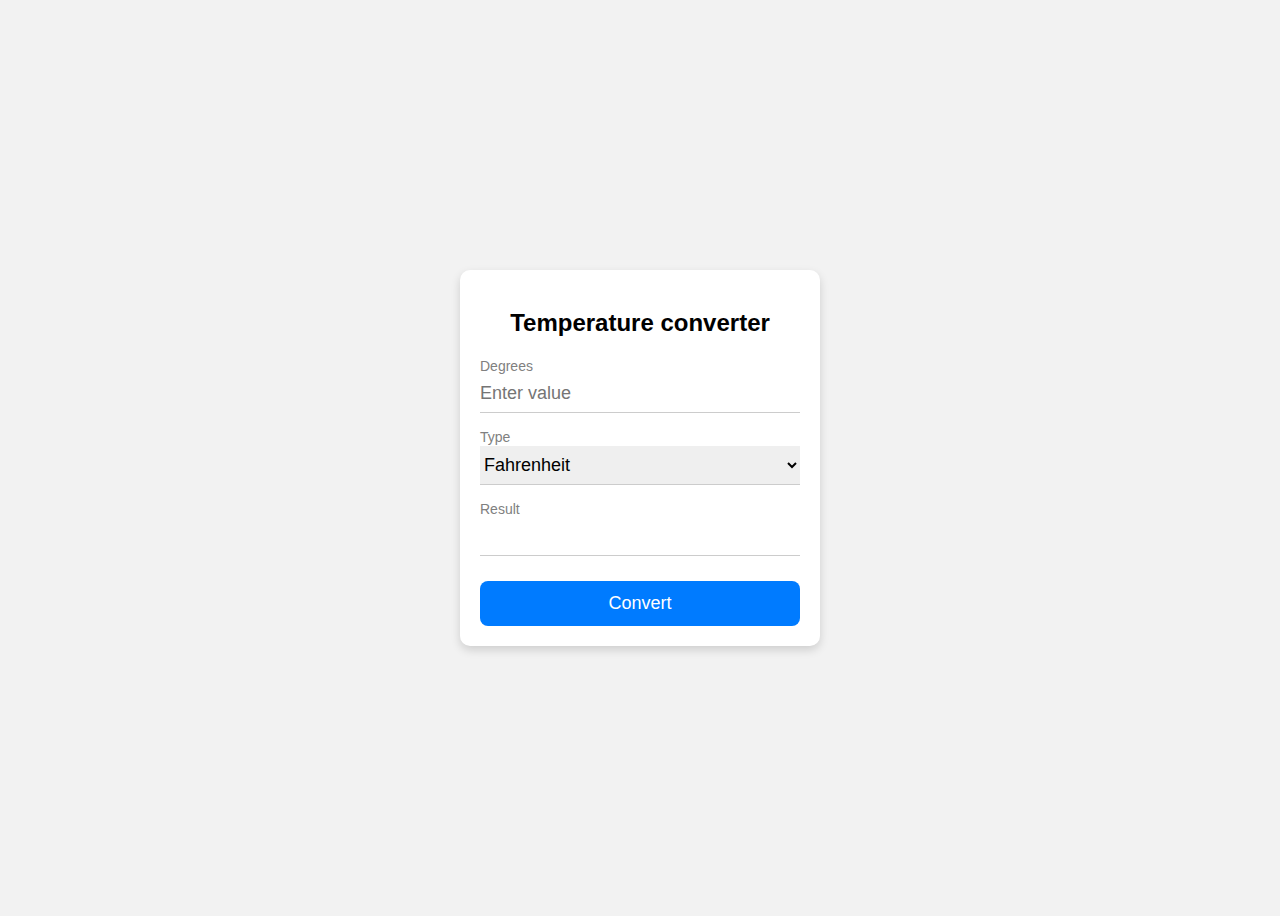
<file: Level 1/Task 3 Temperature/index.html>
<!DOCTYPE html>
<html lang="en">
<head>
    <meta charset="UTF-8">
    <title>Temperature Converter</title>
    <link rel="stylesheet" href="style.css">
</head>
<body>

<div class="card">
    <h2>Temperature converter</h2>

    <div class="field">
        <label>Degrees</label>
        <input type="text" id="degrees" placeholder="Enter value">
    </div>

    <div class="field">
        <label>Type</label>
        <select id="type">
            <option value="fahrenheit">Fahrenheit</option>
            <option value="celsius">Celsius</option>
            <option value="kelvin">Kelvin</option>
        </select>
    </div>

    <div class="field">
        <label>Result</label>
        <input type="text" id="result" readonly>
    </div>

    <button onclick="convertTemp()">Convert</button>
</div>

<script src="script.js"></script>
</body>
</html>
</file>
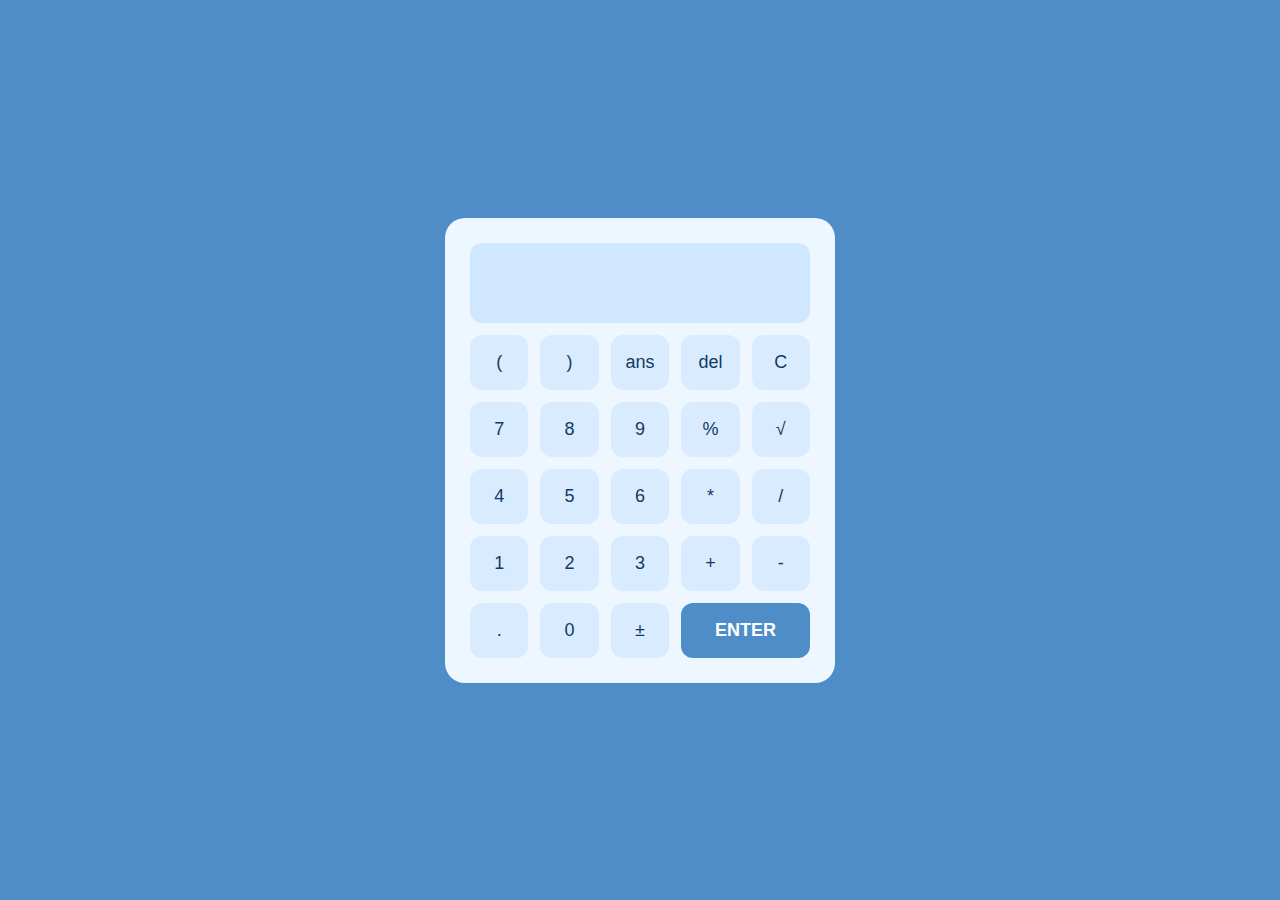
<file: Level 2/Task 1 Calculator/index.html>
<!DOCTYPE html>
<html lang="en">
<head>
    <meta charset="UTF-8">
    <title>Calculator</title>
    <link rel="stylesheet" href="style.css">
</head>
<body>

<div class="calculator">

    <!-- Display Screen -->
    <input type="text" id="display" disabled>

    <!-- Row 1 -->
    <button>(</button>
    <button>)</button>
    <button>ans</button>
    <button>del</button>
    <button>C</button>

    <!-- Row 2 -->
    <button>7</button>
    <button>8</button>
    <button>9</button>
    <button>%</button>
    <button>√</button>

    <!-- Row 3 -->
    <button>4</button>
    <button>5</button>
    <button>6</button>
    <button>*</button>
    <button>/</button>

    <!-- Row 4 -->
    <button>1</button>
    <button>2</button>
    <button>3</button>
    <button>+</button>
    <button>-</button>

    <!-- Row 5 -->
    <button>.</button>
    <button>0</button>
    <button>±</button>
    <button class="enter">ENTER</button>

</div>

<script src="script.js"></script>
</body>
</html>
</file>
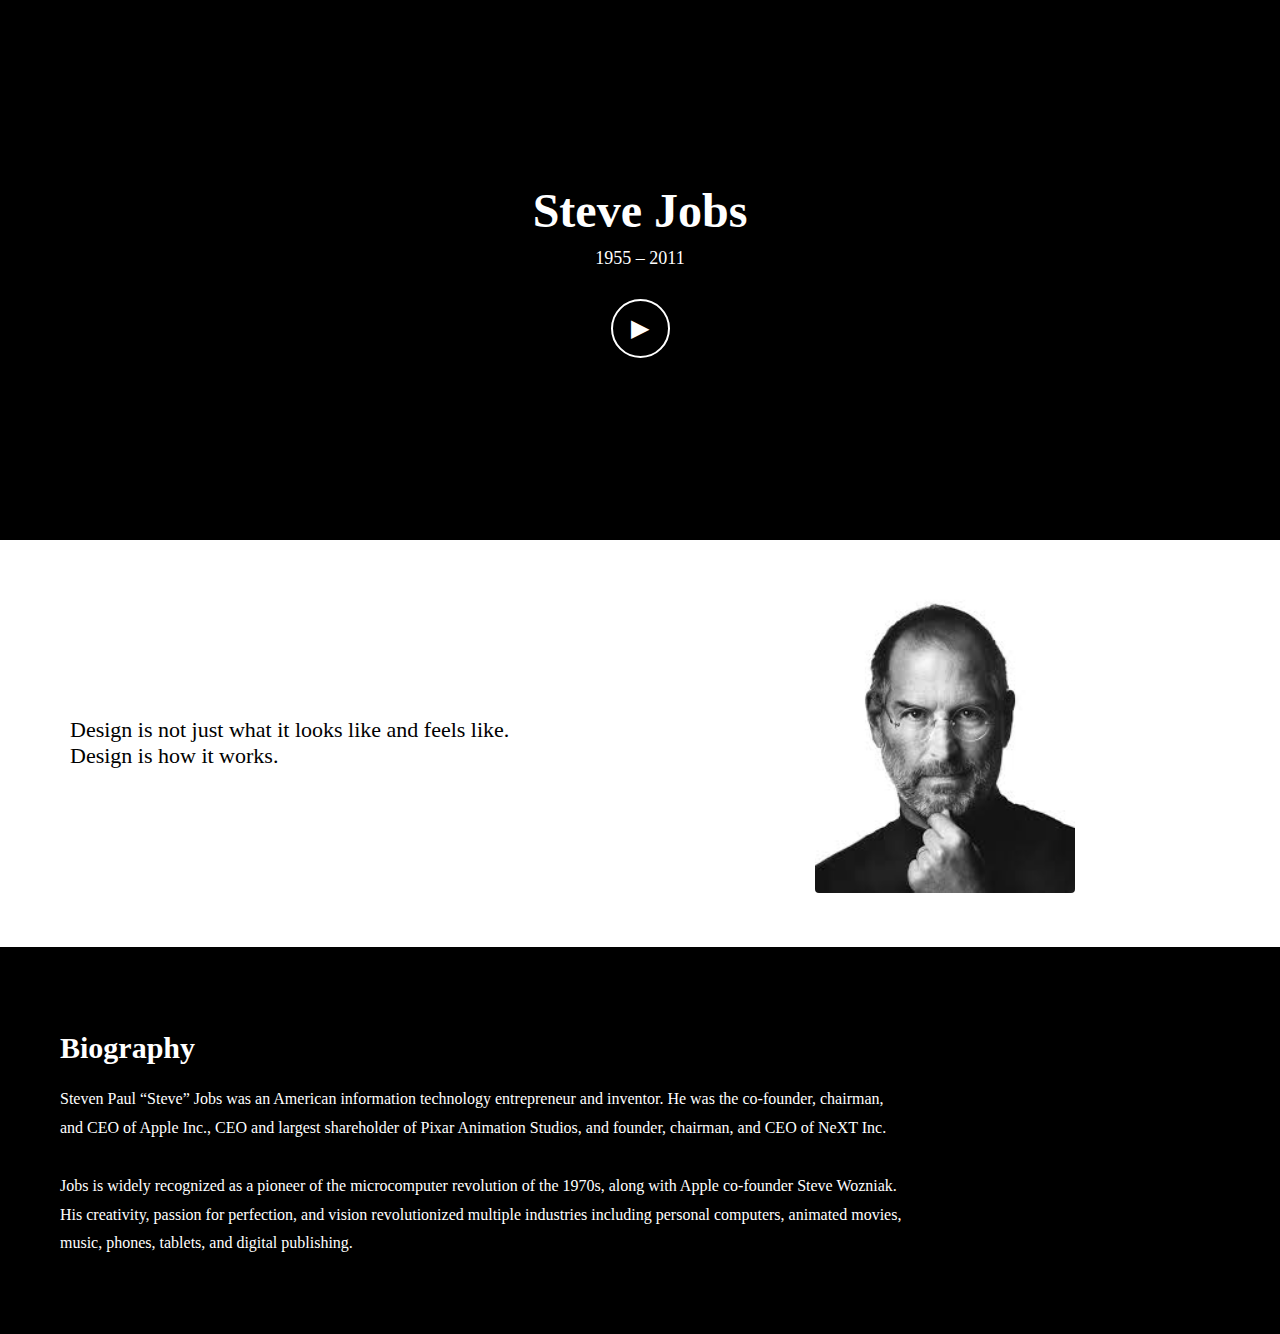
<file: Level 2/Task 2 Tribute Page/index.html>
<!DOCTYPE html>
<html lang="en">
<head>
    <meta charset="UTF-8">
    <title>Steve Jobs Tribute</title>
    <link rel="stylesheet" href="style.css">
</head>
<body>

<!-- HERO SECTION -->
<section class="hero">
    <h1>Steve Jobs</h1>
    <p>1955 – 2011</p>
    <div class="play-btn">▶</div>
</section>

<!-- QUOTE + IMAGE SECTION -->
<section class="quote-section">
    <div class="quote-text">
        <p>
            Design is not just what it looks like and feels like.<br>
            Design is how it works.
        </p>
    </div>

    <div class="quote-image">
        <img src="steve-jobs.jpg" alt="Steve Jobs">
    </div>
</section>

<!-- BIOGRAPHY SECTION -->
<section class="bio">
    <h2>Biography</h2>
    <p>
        Steven Paul “Steve” Jobs was an American information technology entrepreneur
        and inventor. He was the co-founder, chairman, and CEO of Apple Inc., CEO and
        largest shareholder of Pixar Animation Studios, and founder, chairman, and CEO
        of NeXT Inc.
        <br><br>
        Jobs is widely recognized as a pioneer of the microcomputer revolution of the
        1970s, along with Apple co-founder Steve Wozniak. His creativity, passion for
        perfection, and vision revolutionized multiple industries including personal
        computers, animated movies, music, phones, tablets, and digital publishing.
    </p>
</section>

</body>
</html>
</file>
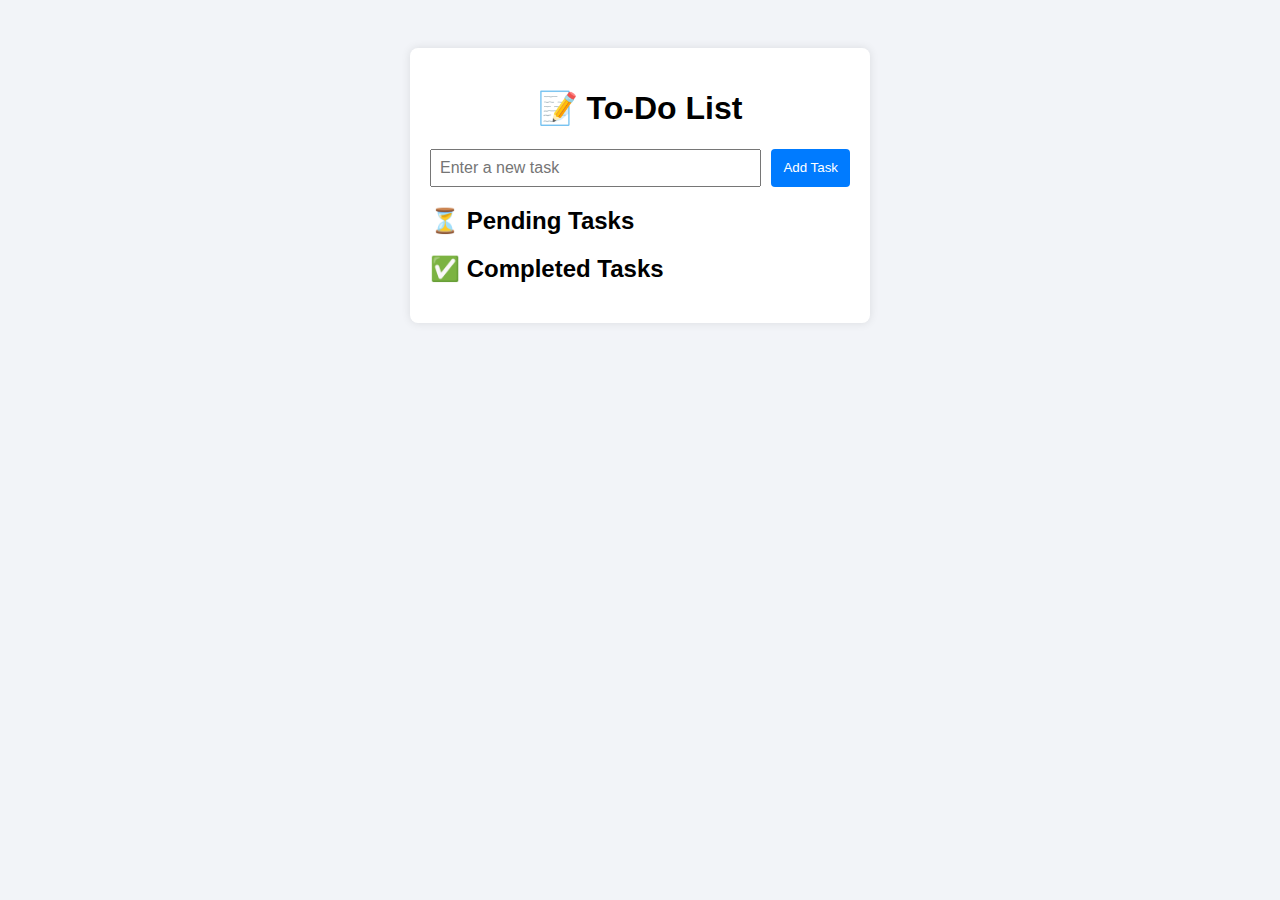
<file: Level 2/Task 3 To-Do List/index.html>
<!DOCTYPE html>
<html lang="en">
<head>
    <meta charset="UTF-8">
    <title>To-Do List App</title>
    <link rel="stylesheet" href="style.css">
</head>
<body>

<div class="container">
    <h1>📝 To-Do List</h1>

    <div class="input-section">
        <input type="text" id="taskInput" placeholder="Enter a new task">
        <button onclick="addTask()">Add Task</button>
    </div>

    <!-- Pending Tasks -->
    <h2>⏳ Pending Tasks</h2>
    <ul id="pendingTasks"></ul>

    <!-- Completed Tasks -->
    <h2>✅ Completed Tasks</h2>
    <ul id="completedTasks"></ul>
</div>

<script src="script.js"></script>
</body>
</html>
</file>
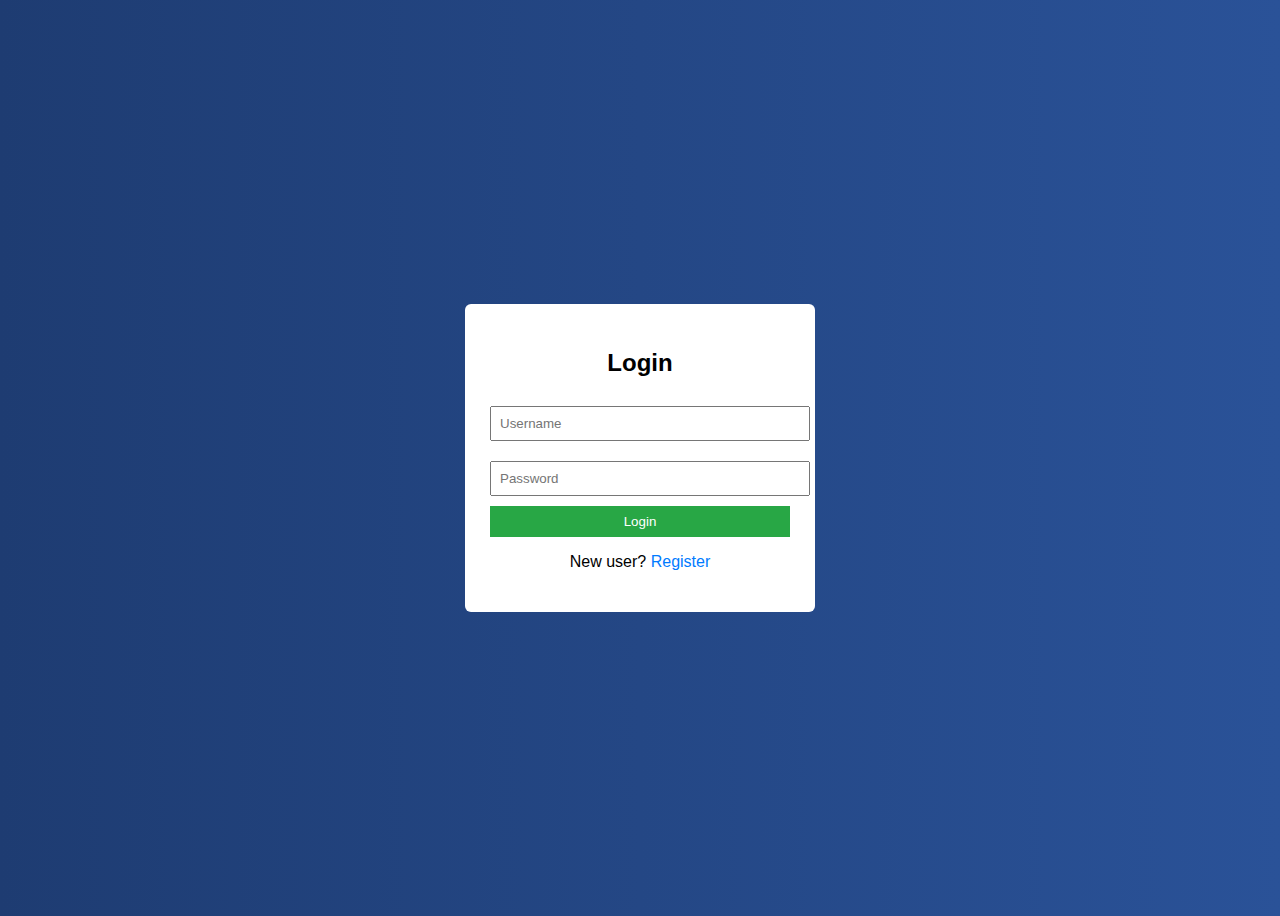
<file: Level 2/Task 4 Login Auth/dashboard.html>
<!DOCTYPE html>
<html>
<head>
    <title>Dashboard</title>
    <link rel="stylesheet" href="style.css">
</head>
<body onload="checkLogin()">

<div class="box">
    <h2>Welcome to Dashboard 🔐</h2>
    <p>This is a secured page.</p>
    <button onclick="logout()">Logout</button>
</div>

<script src="script.js"></script>
</body>
</html>
</file>
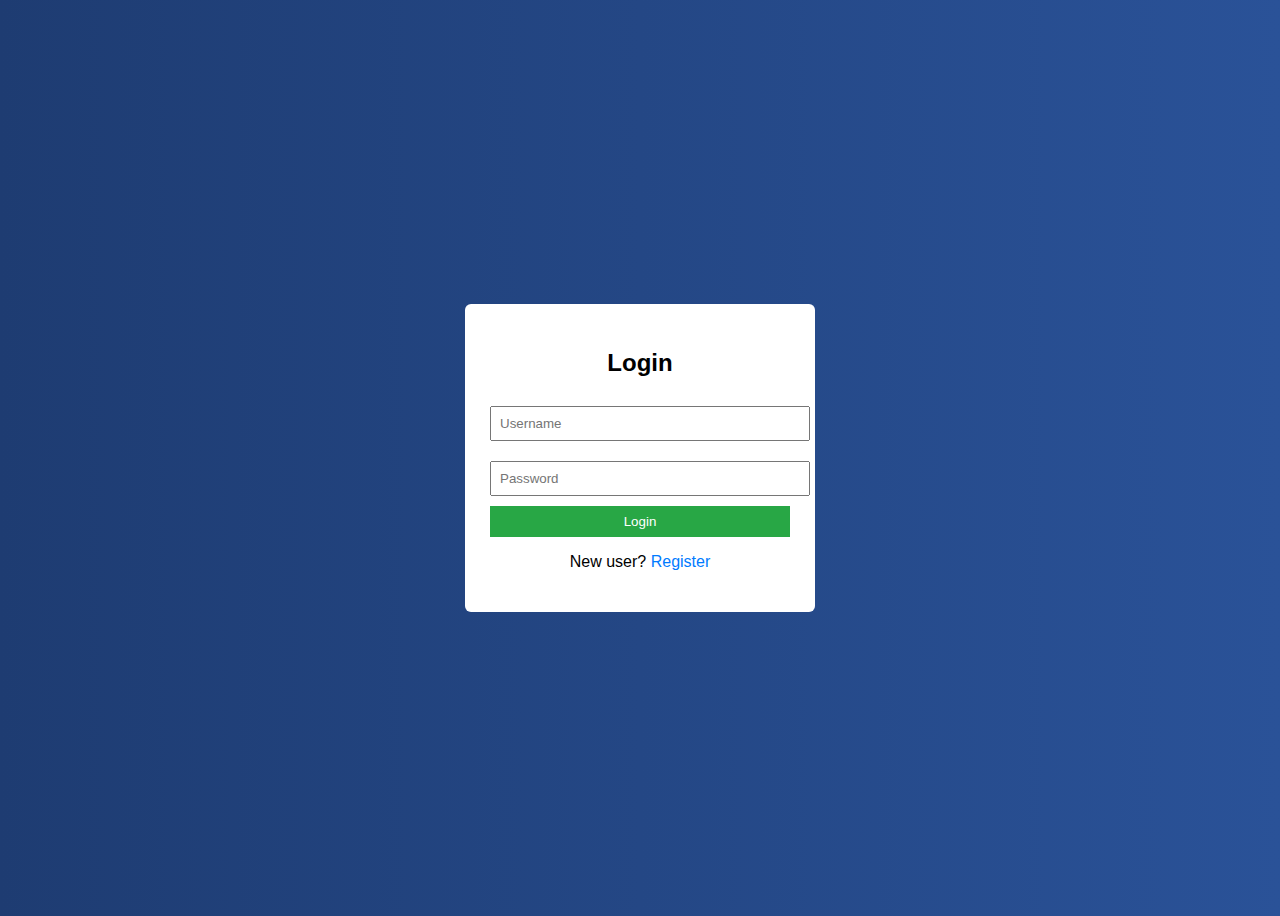
<file: Level 2/Task 4 Login Auth/login.html>
<!DOCTYPE html>
<html>
<head>
    <title>Login</title>
    <link rel="stylesheet" href="style.css">
</head>
<body>

<div class="box">
    <h2>Login</h2>
    <input type="text" id="loginUser" placeholder="Username">
    <input type="password" id="loginPass" placeholder="Password">
    <button onclick="login()">Login</button>
    <p>New user? <a href="register.html">Register</a></p>
</div>

<script src="script.js"></script>
</body>
</html>
</file>
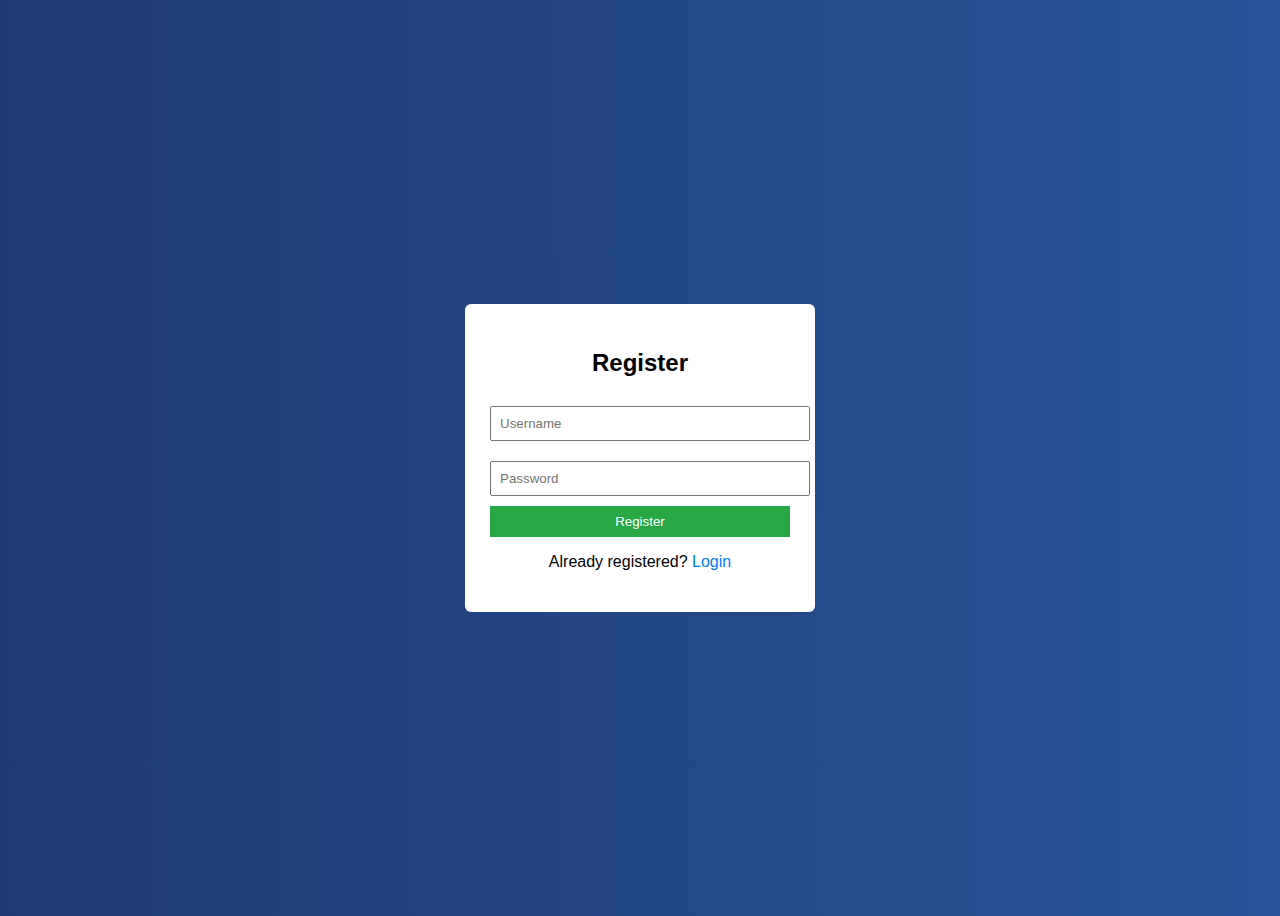
<file: Level 2/Task 4 Login Auth/register.html>
<!DOCTYPE html>
<html>
<head>
    <title>Register</title>
    <link rel="stylesheet" href="style.css">
</head>
<body>

<div class="box">
    <h2>Register</h2>
    <input type="text" id="regUser" placeholder="Username">
    <input type="password" id="regPass" placeholder="Password">
    <button onclick="register()">Register</button>
    <p>Already registered? <a href="login.html">Login</a></p>
</div>

<script src="script.js"></script>
</body>
</html>
</file>
<file: Level 1/Task 3 Temperature/style.css>
body {
    font-family: Arial, sans-serif;
    background: #f2f2f2;
    display: flex;
    justify-content: center;
    align-items: center;
    height: 100vh;
}

.card {
    background: white;
    width: 320px;
    padding: 20px;
    border-radius: 10px;
    box-shadow: 0 4px 10px rgba(0,0,0,0.15);
}

.card h2 {
    text-align: center;
    margin-bottom: 20px;
}

.field {
    margin-bottom: 15px;
}

label {
    font-size: 14px;
    color: gray;
}

input, select {
    width: 100%;
    border: none;
    border-bottom: 1px solid #ccc;
    font-size: 18px;
    padding: 8px 0;
    outline: none;
}

button {
    width: 100%;
    padding: 12px;
    background: #007bff;
    color: white;
    font-size: 18px;
    border: none;
    border-radius: 8px;
    cursor: pointer;
    margin-top: 10px;
}

button:hover {
    background: #0056b3;
}
</file>
<file: Level 2/Task 1 Calculator/style.css>
body {
    margin: 0;
    height: 100vh;
    background-color: #4f8dc9;
    display: flex;
    justify-content: center;
    align-items: center;
    font-family: Arial, sans-serif;
}

/* Calculator box */
.calculator {
    background: #eef6ff;
    padding: 25px;
    border-radius: 20px;
    display: grid;
    grid-template-columns: repeat(5, 1fr);
    gap: 12px;
    width: 340px;
}

/* Display */
#display {
    grid-column: span 5;
    height: 60px;
    font-size: 24px;
    text-align: right;
    padding: 10px;
    border: none;
    border-radius: 12px;
    background-color: #cfe7ff;
    color: #123a63;
    outline: none;
}

/* Buttons */
button {
    height: 55px;
    border: none;
    border-radius: 12px;
    font-size: 18px;
    background: #d9ecff;
    color: #123a63;
    cursor: pointer;
}

button:hover {
    background: #bcdfff;
}

/* Enter button */
.enter {
    grid-column: span 2;
    background: #4f8dc9;
    color: white;
    font-weight: bold;
}
</file>
<file: Level 2/Task 2 Tribute Page/style.css>
body {
    margin: 0;
    font-family: "Georgia", serif;
    background-color: black;
    color: white;
}

/* HERO SECTION */
.hero {
    height: 60vh;
    display: flex;
    flex-direction: column;
    justify-content: center;
    align-items: center;
    text-align: center;
}

.hero h1 {
    font-size: 48px;
    margin: 0;
}

.hero p {
    font-size: 18px;
    margin: 10px 0;
}

.play-btn {
    margin-top: 20px;
    font-size: 24px;
    border: 2px solid white;
    border-radius: 50%;
    width: 55px;
    height: 55px;
    display: flex;
    align-items: center;
    justify-content: center;
    cursor: pointer;
}

/* QUOTE SECTION */
.quote-section {
    background-color: white;
    color: black;
    display: flex;
    align-items: center;
    padding: 50px;
}

.quote-text {
    flex: 1;
    font-size: 22px;
    padding: 20px;
}

.quote-image {
    flex: 1;
    text-align: center;
}

.quote-image img {
    width: 260px;
    filter: grayscale(100%);
    border-radius: 4px;
}

/* BIOGRAPHY SECTION */
.bio {
    padding: 60px;
}

.bio h2 {
    font-size: 30px;
    margin-bottom: 20px;
}

.bio p {
    font-size: 16px;
    line-height: 1.8;
    max-width: 850px;
}

/* FOOTER */
footer {
    text-align: center;
    padding: 20px;
    font-size: 14px;
    color: gray;
}
</file>
<file: Level 2/Task 3 To-Do List/style.css>
body {
    font-family: Arial, sans-serif;
    background-color: #f2f4f8;
    display: flex;
    justify-content: center;
    padding-top: 40px;
}

.container {
    background: white;
    width: 420px;
    padding: 20px;
    border-radius: 8px;
    box-shadow: 0 0 10px rgba(0,0,0,0.1);
}

h1 {
    text-align: center;
}

.input-section {
    display: flex;
    gap: 10px;
}

input {
    flex: 1;
    padding: 8px;
    font-size: 16px;
}

button {
    padding: 8px 12px;
    cursor: pointer;
    border: none;
    background: #007bff;
    color: white;
    border-radius: 4px;
}

button:hover {
    background: #0056b3;
}

h2 {
    margin-top: 20px;
}

ul {
    list-style: none;
    padding: 0;
}

li {
    background: #e9ecef;
    padding: 10px;
    margin-bottom: 8px;
    border-radius: 4px;
}

.task-time {
    font-size: 12px;
    color: gray;
}

.actions button {
    margin-right: 5px;
    background: #6c757d;
}

.actions button.complete {
    background: #28a745;
}

.actions button.delete {
    background: #dc3545;
}
</file>
<file: Level 2/Task 4 Login Auth/style.css>
body {
    background: #1e3c72;
    background: linear-gradient(to right, #1e3c72, #2a5298);
    font-family: Arial, sans-serif;
    display: flex;
    justify-content: center;
    align-items: center;
    height: 100vh;
}

.box {
    background: white;
    padding: 25px;
    width: 300px;
    border-radius: 6px;
    text-align: center;
}

input {
    width: 100%;
    padding: 8px;
    margin: 10px 0;
}

button {
    width: 100%;
    padding: 8px;
    background: #28a745;
    color: white;
    border: none;
    cursor: pointer;
}

a {
    text-decoration: none;
    color: #007bff;
}
</file>
